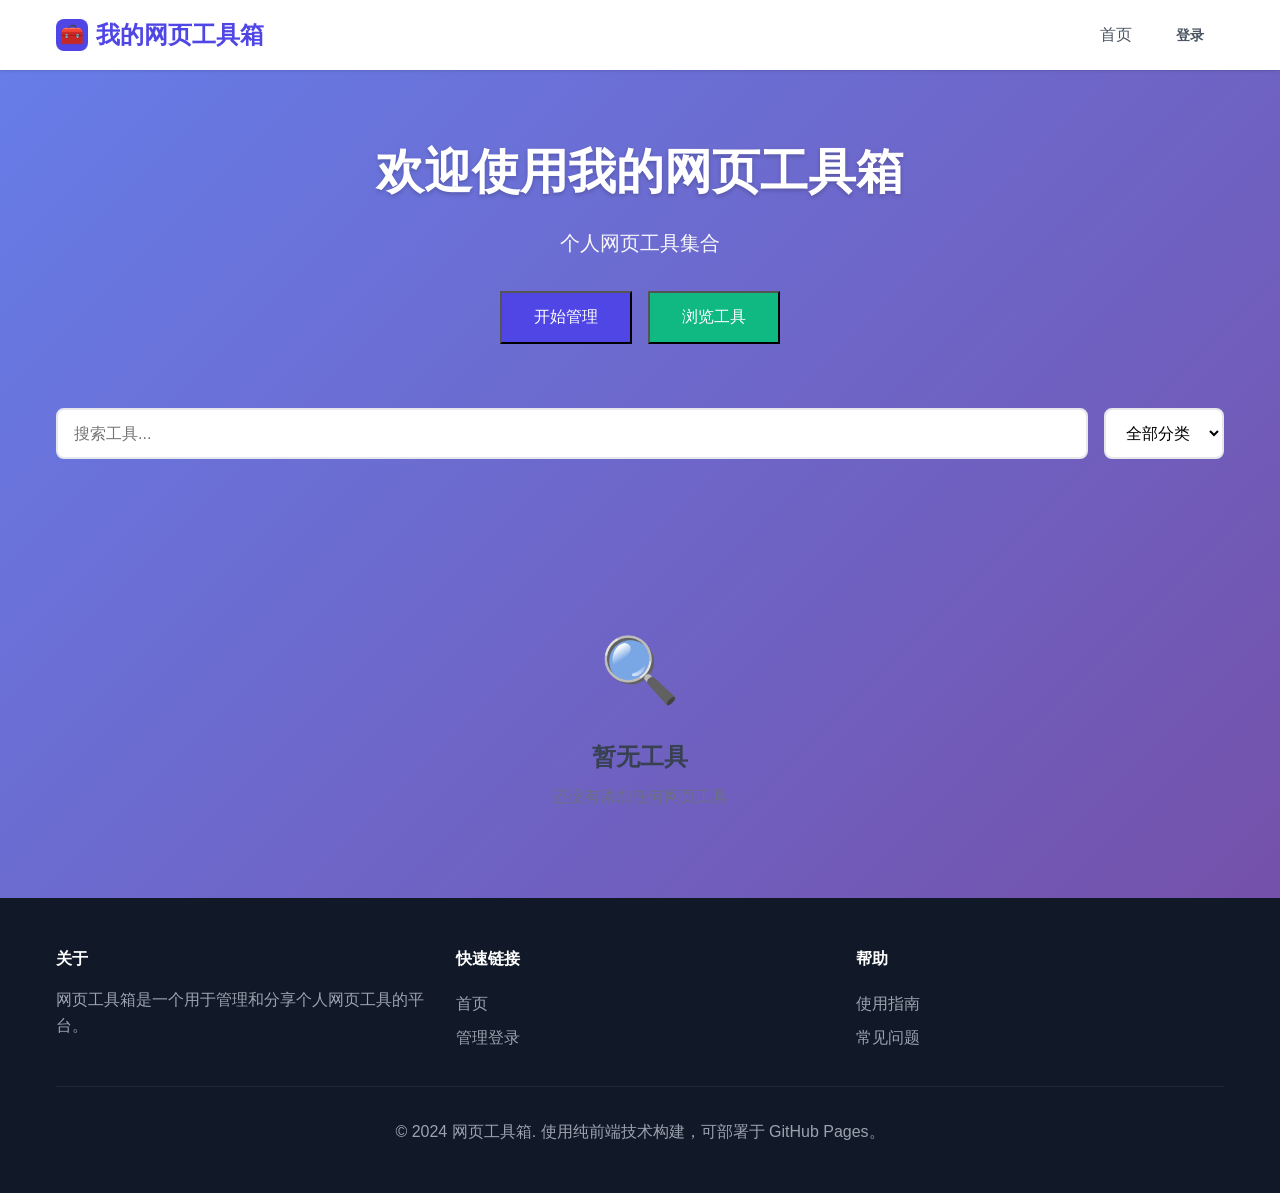
<file: index.html>
<!DOCTYPE html>
<html lang="zh-CN">
<head>
    <meta charset="UTF-8">
    <meta name="viewport" content="width=device-width, initial-scale=1.0">
    <meta name="description" content="个人网页工具管理系统 - 上传、分享、管理你的网页工具">
    <title>网页工具箱 - 个人工具管理平台</title>
    <link rel="stylesheet" href="css/style.css">
</head>
<body>
    <nav class="navbar">
        <div class="container">
            <a href="index.html" class="logo">
                <span class="logo-icon">🧰</span>
                <span id="site-name">网页工具箱</span>
            </a>
            <div class="nav-links">
                <a href="index.html">首页</a>
                <div class="auth-nav" id="auth-nav">
                    <a href="login.html" class="btn btn-outline">登录</a>
                </div>
            </div>
        </div>
    </nav>

    <section class="hero">
        <div class="container">
            <h1 id="hero-title">欢迎使用网页工具箱</h1>
            <p id="hero-description">上传、存储、组织和分享你的个人网页工具。简单、快速、安全。</p>
            <div class="hero-buttons" id="hero-buttons">
                <button class="btn btn-primary btn-lg" onclick="window.location.href='login.html'">开始管理</button>
                <button class="btn btn-secondary btn-lg" onclick="scrollToTools()">浏览工具</button>
            </div>
        </div>
    </section>

    <main class="container">
        <div class="search-bar">
            <input type="text" class="search-input" id="search-input" placeholder="搜索工具..." oninput="filterTools()">
            <select class="filter-select" id="category-filter" onchange="filterTools()">
                <option value="">全部分类</option>
                <option value="tool">实用工具</option>
                <option value="game">小游戏</option>
                <option value="converter">转换器</option>
                <option value="generator">生成器</option>
                <option value="other">其他</option>
            </select>
        </div>

        <div id="tools-container" class="card-grid">
        </div>

        <div id="empty-state" class="empty-state hidden">
            <div class="empty-icon">🔍</div>
            <h2 class="empty-title">暂无工具</h2>
            <p class="empty-description">还没有添加任何网页工具</p>
        </div>
    </main>

    <footer class="footer">
        <div class="container">
            <div class="footer-content">
                <div class="footer-section">
                    <h4>关于</h4>
                    <p>网页工具箱是一个用于管理和分享个人网页工具的平台。</p>
                </div>
                <div class="footer-section">
                    <h4>快速链接</h4>
                    <a href="index.html">首页</a>
                    <a href="login.html">管理登录</a>
                </div>
                <div class="footer-section">
                    <h4>帮助</h4>
                    <a href="#" onclick="showHelp()">使用指南</a>
                    <a href="#" onclick="showFAQ()">常见问题</a>
                </div>
            </div>
            <div class="footer-bottom">
                <p>&copy; 2024 网页工具箱. 使用纯前端技术构建，可部署于 GitHub Pages。</p>
            </div>
        </div>
    </footer>

    <div class="modal-overlay" id="help-modal">
        <div class="modal">
            <div class="modal-header">
                <h3 class="modal-title">使用指南</h3>
                <button class="modal-close" onclick="closeModal('help-modal')">&times;</button>
            </div>
            <div class="modal-body">
                <h4>访客使用</h4>
                <p>您可以直接浏览和使用所有已发布的网页工具。点击工具卡片上的"使用"按钮即可打开工具。</p>

                <h4 class="mt-3">所有者功能</h4>
                <p>登录后，您可以：</p>
                <ul>
                    <li>上传新的网页工具（HTML、CSS、JavaScript文件）</li>
                    <li>导入外部网页链接作为工具</li>
                    <li>编辑和更新现有工具</li>
                    <li>删除不需要的工具</li>
                    <li>为每个工具生成分享链接</li>
                    <li>备份和恢复数据</li>
                </ul>

                <h4 class="mt-3">首次设置</h4>
                <p>首次登录时，系统会提示您设置所有者密码。请妥善保管此密码。</p>
            </div>
        </div>
    </div>

    <div class="modal-overlay" id="faq-modal">
        <div class="modal">
            <div class="modal-header">
                <h3 class="modal-title">常见问题</h3>
                <button class="modal-close" onclick="closeModal('faq-modal')">&times;</button>
            </div>
            <div class="modal-body">
                <h4>Q: 数据存储在哪里？</h4>
                <p>A: 所有数据存储在浏览器的IndexedDB中。您可以在设置中导出备份文件，以便在其他设备上恢复数据。</p>

                <h4 class="mt-3">Q: 如何上传工具？</h4>
                <p>A: 登录后，点击"上传工具"按钮，可以选择上传文件或导入网页链接。</p>

                <h4 class="mt-3">Q: 可以部署到GitHub Pages吗？</h4>
                <p>A: 可以！这个网站设计为纯静态网站，可以直接部署到GitHub Pages。具体步骤请参考项目文档。</p>

                <h4 class="mt-3">Q: 分享链接如何使用？</h4>
                <p>A: 每个工具都有唯一的分享链接。访客打开链接后可以直接使用该工具，无需登录。</p>

                <h4 class="mt-3">Q: 更换设备后数据会丢失吗？</h4>
                <p>A: 默认情况下数据存储在浏览器中。您可以在设置中导出备份文件，然后在新设备上导入恢复数据。</p>
            </div>
        </div>
    </div>

    <script src="js/app.js"></script>
    <script>
        let allTools = [];

        async function loadPage() {
            const settings = await StorageManager.getSettings();
            document.getElementById('site-name').textContent = settings.siteName || '网页工具箱';
            document.getElementById('hero-title').textContent = settings.siteName ? `欢迎使用${settings.siteName}` : '欢迎使用网页工具箱';
            document.getElementById('hero-description').textContent = settings.siteDescription || '上传、存储、组织和分享你的个人网页工具。简单、快速、安全。';

            if (AuthManager.isLoggedIn()) {
                const ownerName = await AuthManager.getOwnerName();
                document.getElementById('auth-nav').innerHTML = `
                    <span class="user-info">
                        <span class="user-avatar">👤</span>
                        <span>${ownerName}</span>
                    </span>
                    <a href="dashboard.html" class="btn btn-primary">管理面板</a>
                    <button class="btn btn-outline" onclick="AuthManager.logout()">退出</button>
                `;
                document.getElementById('hero-buttons').innerHTML = `
                    <button class="btn btn-primary btn-lg" onclick="window.location.href='dashboard.html'">管理工具</button>
                    <button class="btn btn-secondary btn-lg" onclick="scrollToTools()">浏览工具</button>
                `;
            }

            await loadTools();
        }

        async function loadTools() {
            allTools = await StorageManager.getTools();
            renderTools(allTools);
        }

        function renderTools(tools) {
            const container = document.getElementById('tools-container');
            const emptyState = document.getElementById('empty-state');

            if (tools.length === 0) {
                container.innerHTML = '';
                emptyState.classList.remove('hidden');
                return;
            }

            emptyState.classList.add('hidden');
            container.innerHTML = tools.map(tool => `
                <div class="card" data-id="${tool.id}">
                    <div class="card-image">${tool.icon || '🛠️'}</div>
                    <div class="card-body">
                        <div class="card-tags">
                            <span class="tag tag-primary">${getCategoryName(tool.category)}</span>
                            ${(tool.tags || []).slice(0, 2).map(tag => `<span class="tag">${tag}</span>`).join('')}
                        </div>
                        <h3 class="card-title">${tool.name}</h3>
                        <p class="card-description">${tool.description || '暂无描述'}</p>
                        <div class="card-meta">
                            <span>👁️ ${tool.visits || 0} 次使用</span>
                            <span>📅 ${formatDate(tool.createdAt)}</span>
                        </div>
                        <div class="card-actions">
                            <button class="btn btn-primary" onclick="openTool('${tool.id}')">使用</button>
                            <button class="btn btn-outline" onclick="shareTool('${tool.id}')">分享</button>
                        </div>
                    </div>
                </div>
            `).join('');
        }

        function getCategoryName(category) {
            const names = {
                tool: '实用工具',
                game: '小游戏',
                converter: '转换器',
                generator: '生成器',
                other: '其他'
            };
            return names[category] || '其他';
        }

        function formatDate(dateString) {
            if (!dateString) return '';
            const date = new Date(dateString);
            return `${date.getFullYear()}/${String(date.getMonth() + 1).padStart(2, '0')}/${String(date.getDate()).padStart(2, '0')}`;
        }

        function filterTools() {
            const searchTerm = document.getElementById('search-input').value.toLowerCase();
            const category = document.getElementById('category-filter').value;

            const filtered = allTools.filter(tool => {
                const matchesSearch = tool.name.toLowerCase().includes(searchTerm) ||
                    (tool.description || '').toLowerCase().includes(searchTerm) ||
                    (tool.tags || []).some(tag => tag.toLowerCase().includes(searchTerm));
                const matchesCategory = !category || tool.category === category;
                return matchesSearch && matchesCategory;
            });

            renderTools(filtered);
        }

        function scrollToTools() {
            document.getElementById('tools-container').scrollIntoView({ behavior: 'smooth' });
        }

        function openTool(toolId) {
            window.location.href = `tool.html?id=${toolId}`;
        }

        function shareTool(toolId) {
            const url = ToolManager.getShareUrl(toolId);
            ToolManager.copyToClipboard(url);
        }

        function showHelp() {
            document.getElementById('help-modal').classList.add('active');
            event.preventDefault();
        }

        function showFAQ() {
            document.getElementById('faq-modal').classList.add('active');
            event.preventDefault();
        }

        function closeModal(modalId) {
            document.getElementById(modalId).classList.remove('active');
        }

        document.querySelectorAll('.modal-overlay').forEach(overlay => {
            overlay.addEventListener('click', (e) => {
                if (e.target === overlay) {
                    overlay.classList.remove('active');
                }
            });
        });

        loadPage();
    </script>
</body>
</html>
</file>
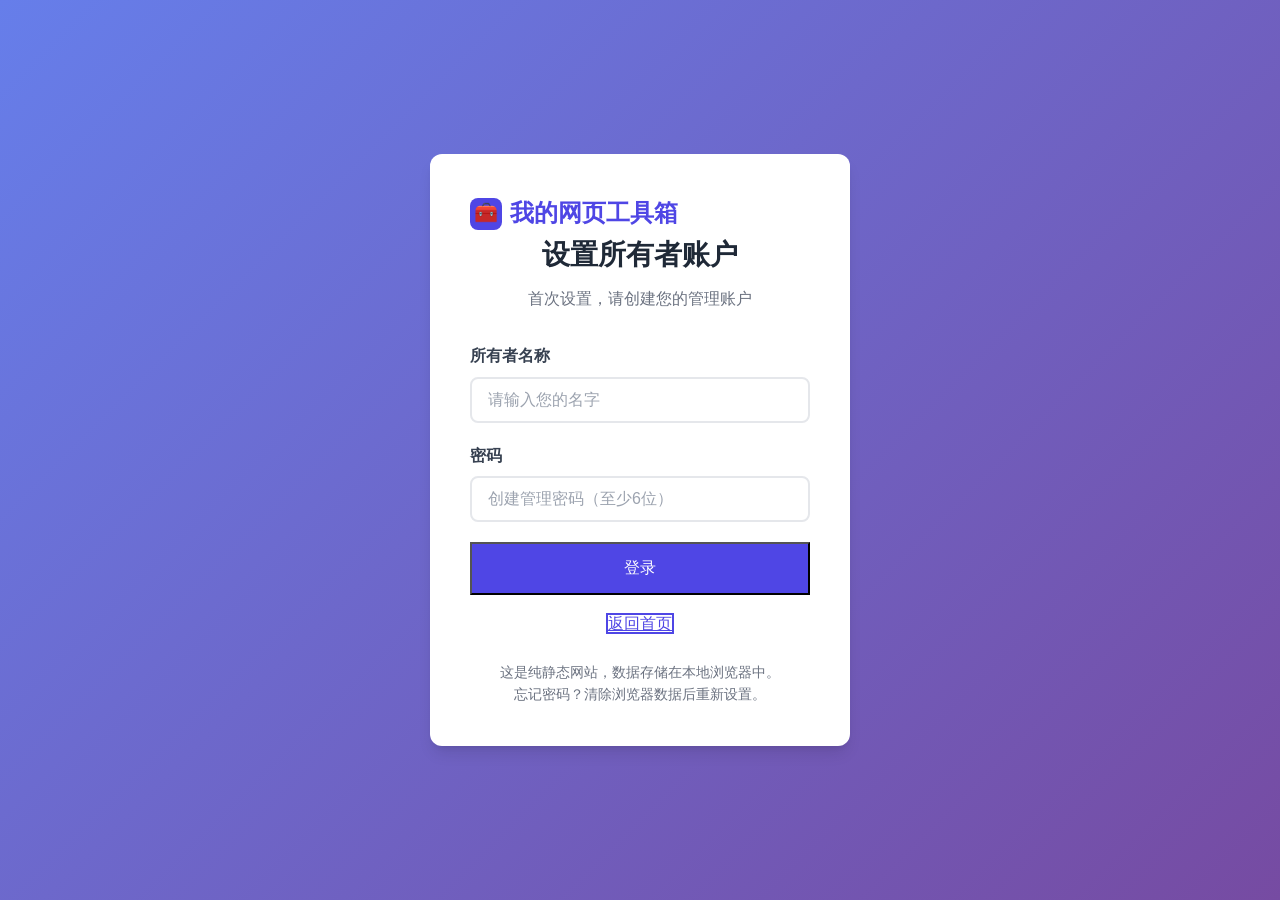
<file: dashboard.html>
<!DOCTYPE html>
<html lang="zh-CN">
<head>
    <meta charset="UTF-8">
    <meta name="viewport" content="width=device-width, initial-scale=1.0">
    <title>管理面板 - 网页工具箱</title>
    <link rel="stylesheet" href="css/style.css">
    <style>
        .upload-tabs {
            display: flex;
            background: var(--gray-100);
            border-radius: var(--radius-lg);
            padding: 4px;
            margin-bottom: 1.5rem;
        }

        .upload-tab {
            flex: 1;
            padding: 0.75rem 1rem;
            border: none;
            border-radius: var(--radius);
            background: transparent;
            cursor: pointer;
            font-weight: 500;
            color: var(--gray-600);
            transition: var(--transition);
        }

        .upload-tab.active {
            background: white;
            color: var(--primary);
            box-shadow: var(--shadow-sm);
        }

        .upload-tab:hover:not(.active) {
            color: var(--gray-800);
        }

        .form-section {
            margin-bottom: 1.5rem;
        }

        .form-section-title {
            font-weight: 600;
            color: var(--gray-700);
            margin-bottom: 1rem;
            display: flex;
            align-items: center;
            gap: 0.5rem;
        }

        .form-grid {
            display: grid;
            grid-template-columns: 1fr 1fr;
            gap: 1rem;
        }

        @media (max-width: 640px) {
            .form-grid {
                grid-template-columns: 1fr;
            }
        }

        .icon-picker {
            display: flex;
            gap: 0.5rem;
            flex-wrap: wrap;
            margin-top: 0.5rem;
        }

        .icon-option {
            width: 36px;
            height: 36px;
            display: flex;
            align-items: center;
            justify-content: center;
            font-size: 1.25rem;
            border: 2px solid var(--gray-200);
            border-radius: var(--radius);
            cursor: pointer;
            transition: var(--transition);
            background: white;
        }

        .icon-option:hover {
            border-color: var(--primary);
            transform: scale(1.1);
        }

        .icon-option.selected {
            border-color: var(--primary);
            background: rgba(79, 70, 229, 0.1);
        }

        .empty-files-hint {
            background: rgba(79, 70, 229, 0.05);
            border: 1px solid rgba(79, 70, 229, 0.2);
            border-radius: var(--radius);
            padding: 1rem;
            text-align: center;
            margin-top: 1rem;
            color: var(--gray-600);
        }

        .backup-section {
            background: rgba(16, 185, 129, 0.05);
            border: 1px solid rgba(16, 185, 129, 0.2);
            border-radius: var(--radius);
            padding: 1rem;
            margin-top: 1rem;
        }

        .backup-section h4 {
            color: var(--secondary);
            margin-bottom: 0.5rem;
        }

        .backup-actions {
            display: flex;
            gap: 0.5rem;
            flex-wrap: wrap;
        }

        .custom-file-upload {
            position: relative;
            overflow: hidden;
            display: inline-block;
        }

        .custom-file-upload input[type="file"] {
            position: absolute;
            opacity: 0;
            right: 0;
            top: 0;
        }
    </style>
</head>
<body>
    <nav class="navbar">
        <div class="container">
            <a href="index.html" class="logo">
                <span class="logo-icon">🧰</span>
                <span id="site-name">网页工具箱</span>
            </a>
            <div class="nav-links">
                <a href="index.html">首页</a>
                <div class="auth-nav">
                    <span class="user-info">
                        <span class="user-avatar">👤</span>
                        <span id="owner-name">管理员</span>
                    </span>
                    <button class="btn btn-outline" onclick="AuthManager.logout()">退出</button>
                </div>
            </div>
        </div>
    </nav>

    <main class="dashboard-page">
        <div class="container">
            <div class="breadcrumb">
                <a href="index.html">首页</a>
                <span>/</span>
                <span>管理面板</span>
            </div>

            <div class="dashboard-header">
                <h1 class="dashboard-title">工具管理</h1>
                <div class="dashboard-actions">
                    <button class="btn btn-outline" onclick="openSettings()">⚙️ 设置</button>
                    <button class="btn btn-primary" onclick="openUploadModal()">➕ 上传工具</button>
                </div>
            </div>

            <div class="stats-grid">
                <div class="stat-card">
                    <div class="stat-icon primary">📦</div>
                    <div class="stat-content">
                        <h3 id="total-tools">0</h3>
                        <p>工具总数</p>
                    </div>
                </div>
                <div class="stat-card">
                    <div class="stat-icon success">👁️</div>
                    <div class="stat-content">
                        <h3 id="total-visits">0</h3>
                        <p>总访问次数</p>
                    </div>
                </div>
                <div class="stat-card">
                    <div class="stat-icon warning">📁</div>
                    <div class="stat-content">
                        <h3 id="total-files">0</h3>
                        <p>文件数量</p>
                    </div>
                </div>
                <div class="stat-card">
                    <div class="stat-icon danger">💾</div>
                    <div class="stat-content">
                        <h3 id="storage-used">0 KB</h3>
                        <p>存储使用</p>
                    </div>
                </div>
            </div>

            <div class="search-bar">
                <input type="text" class="search-input" id="search-input" placeholder="搜索工具..." oninput="filterTools()">
                <select class="filter-select" id="category-filter" onchange="filterTools()">
                    <option value="">全部分类</option>
                    <option value="tool">实用工具</option>
                    <option value="game">小游戏</option>
                    <option value="converter">转换器</option>
                    <option value="generator">生成器</option>
                    <option value="other">其他</option>
                </select>
            </div>

            <div id="tools-list" class="card-grid">
            </div>

            <div id="empty-state" class="empty-state hidden">
                <div class="empty-icon">📦</div>
                <h2 class="empty-title">暂无工具</h2>
                <p class="empty-description">点击"上传工具"按钮添加你的第一个网页工具</p>
                <button class="btn btn-primary btn-lg" onclick="openUploadModal()">上传工具</button>
            </div>
        </div>
    </main>

    <div class="modal-overlay" id="upload-modal">
        <div class="modal" style="max-width: 600px;">
            <div class="modal-header">
                <h3 class="modal-title" id="upload-modal-title">上传工具</h3>
                <button class="modal-close" onclick="closeModal('upload-modal')">&times;</button>
            </div>
            <div class="modal-body" style="max-height: 70vh; overflow-y: auto;">
                <form id="tool-form" onsubmit="handleSubmitTool(event)">
                    <input type="hidden" id="tool-id">

                    <div class="upload-tabs">
                        <button type="button" class="upload-tab active" id="tab-files" onclick="switchUploadTab('files')">📁 上传文件</button>
                        <button type="button" class="upload-tab" id="tab-url" onclick="switchUploadTab('url')">🔗 导入链接</button>
                    </div>

                    <div id="tab-content-files">
                        <div class="form-section">
                            <div class="form-section-title">📝 基本信息</div>
                            <div class="form-grid">
                                <div class="form-group">
                                    <label class="form-label">工具名称 *</label>
                                    <input type="text" id="tool-name" class="form-input" placeholder="例如：图片压缩工具" required>
                                </div>
                                <div class="form-group">
                                    <label class="form-label">分类</label>
                                    <select id="tool-category" class="form-input">
                                        <option value="tool">实用工具</option>
                                        <option value="game">小游戏</option>
                                        <option value="converter">转换器</option>
                                        <option value="generator">生成器</option>
                                        <option value="other">其他</option>
                                    </select>
                                </div>
                            </div>
                            <div class="form-group">
                                <label class="form-label">描述</label>
                                <textarea id="tool-description" class="form-input" rows="2" placeholder="简要描述这个工具的功能..."></textarea>
                            </div>
                            <div class="form-group">
                                <label class="form-label">标签（用逗号分隔）</label>
                                <input type="text" id="tool-tags" class="form-input" placeholder="例如：图片,压缩,优化">
                            </div>
                        </div>

                        <div class="form-section">
                            <div class="form-section-title">🎨 图标选择</div>
                            <input type="hidden" id="tool-icon" value="🛠️">
                            <div class="icon-picker" id="icon-picker">
                                <span class="icon-option selected" data-icon="🛠️">🛠️</span>
                                <span class="icon-option" data-icon="🔧">🔧</span>
                                <span class="icon-option" data-icon="⚙️">⚙️</span>
                                <span class="icon-option" data-icon="🚀">🚀</span>
                                <span class="icon-option" data-icon="🎯">🎯</span>
                                <span class="icon-option" data-icon="✨">✨</span>
                                <span class="icon-option" data-icon="🌟">🌟</span>
                                <span class="icon-option" data-icon="💡">💡</span>
                                <span class="icon-option" data-icon="🎨">🎨</span>
                                <span class="icon-option" data-icon="📊">📊</span>
                                <span class="icon-option" data-icon="🎲">🎲</span>
                                <span class="icon-option" data-icon="🧮">🧮</span>
                                <span class="icon-option" data-icon="📱">📱</span>
                                <span class="icon-option" data-icon="🖼️">🖼️</span>
                                <span class="icon-option" data-icon="🎵">🎵</span>
                                <span class="icon-option" data-icon="📝">📝</span>
                            </div>
                        </div>

                        <div class="form-section">
                            <div class="form-section-title">📁 工具文件</div>
                            <div class="upload-area" id="upload-area" onclick="document.getElementById('file-input').click()">
                                <div class="upload-icon">📁</div>
                                <p class="upload-text">点击或拖拽文件到此处</p>
                                <p class="upload-hint">支持 HTML, CSS, JS, JSON, 图片等文件</p>
                            </div>
                            <input type="file" id="file-input" multiple accept=".html,.htm,.css,.js,.json,.txt,.png,.jpg,.jpeg,.gif,.svg,.ico" style="display: none;" onchange="handleFileSelect(event)">
                            <div id="file-list"></div>
                            <div id="empty-files-hint" class="empty-files-hint hidden">
                                <strong>提示：</strong>请至少上传一个HTML文件作为工具入口
                            </div>
                        </div>
                    </div>

                    <div id="tab-content-url" class="hidden">
                        <div class="form-section">
                            <div class="form-section-title">🔗 网页链接</div>
                            <div class="form-group">
                                <label class="form-label">网页URL *</label>
                                <input type="url" id="tool-url" class="form-input" placeholder="https://example.com/tool.html" required>
                                <p class="form-error hidden" id="url-error"></p>
                            </div>
                            <p style="color: var(--gray-500); font-size: 0.875rem; margin-top: 0.5rem;">
                                ⚠️ 注意：URL方式会直接嵌入外部网页，请确保链接安全可靠。由于CORS限制，部分网站可能无法正常加载。
                            </p>
                        </div>

                        <div class="form-section">
                            <div class="form-section-title">📝 工具信息</div>
                            <div class="form-grid">
                                <div class="form-group">
                                    <label class="form-label">工具名称 *</label>
                                    <input type="text" id="url-tool-name" class="form-input" placeholder="例如：在线计算器" required>
                                </div>
                                <div class="form-group">
                                    <label class="form-label">分类</label>
                                    <select id="url-tool-category" class="form-input">
                                        <option value="tool">实用工具</option>
                                        <option value="game">小游戏</option>
                                        <option value="converter">转换器</option>
                                        <option value="generator">生成器</option>
                                        <option value="other">其他</option>
                                    </select>
                                </div>
                            </div>
                            <div class="form-group">
                                <label class="form-label">描述</label>
                                <textarea id="url-tool-description" class="form-input" rows="2" placeholder="简要描述这个工具的功能..."></textarea>
                            </div>
                            <div class="form-group">
                                <label class="form-label">标签（用逗号分隔）</label>
                                <input type="text" id="url-tool-tags" class="form-input" placeholder="例如：在线,工具">
                            </div>
                        </div>

                        <div class="form-section">
                            <div class="form-section-title">🎨 图标选择</div>
                            <input type="hidden" id="url-tool-icon" value="🔗">
                            <div class="icon-picker" id="url-icon-picker">
                                <span class="icon-option" data-icon="🛠️">🛠️</span>
                                <span class="icon-option" data-icon="🔗">🔗</span>
                                <span class="icon-option" data-icon="🌐">🌐</span>
                                <span class="icon-option" data-icon="📲">📲</span>
                                <span class="icon-option" data-icon="💻">💻</span>
                                <span class="icon-option" data-icon="🔧">🔧</span>
                            </div>
                        </div>
                    </div>
                </form>
            </div>
            <div class="modal-footer">
                <button type="button" class="btn btn-outline" onclick="closeModal('upload-modal')">取消</button>
                <button type="submit" form="tool-form" class="btn btn-primary" id="submit-tool-btn">保存</button>
            </div>
        </div>
    </div>

    <div class="modal-overlay" id="settings-modal">
        <div class="modal">
            <div class="modal-header">
                <h3 class="modal-title">网站设置</h3>
                <button class="modal-close" onclick="closeModal('settings-modal')">&times;</button>
            </div>
            <div class="modal-body">
                <form id="settings-form" onsubmit="handleSaveSettings(event)">
                    <div class="form-section">
                        <div class="form-section-title">👤 所有者信息</div>
                        <div class="form-group">
                            <label class="form-label">所有者名称</label>
                            <input type="text" id="settings-owner-name" class="form-input" placeholder="你的名字">
                        </div>
                    </div>

                    <div class="form-section">
                        <div class="form-section-title">🏠 网站信息</div>
                        <div class="form-group">
                            <label class="form-label">网站名称</label>
                            <input type="text" id="settings-site-name" class="form-input" placeholder="我的工具箱">
                        </div>
                        <div class="form-group">
                            <label class="form-label">网站描述</label>
                            <textarea id="settings-site-description" class="form-input" rows="2" placeholder="个人网页工具集合..."></textarea>
                        </div>
                    </div>

                    <div class="backup-section">
                        <h4>💾 数据备份与恢复</h4>
                        <p style="color: var(--gray-600); font-size: 0.875rem; margin-bottom: 0.75rem;">
                            数据存储在浏览器中，更换设备时可以先导出备份文件，然后在新设备上导入。
                        </p>
                        <div class="backup-actions">
                            <button type="button" class="btn btn-secondary btn-sm" onclick="handleBackup()">📥 导出备份</button>
                            <label class="btn btn-outline btn-sm custom-file-upload">
                                📤 导入备份
                                <input type="file" accept=".json" onchange="handleRestore(event)">
                            </label>
                        </div>
                    </div>
                </form>
            </div>
            <div class="modal-footer">
                <button type="button" class="btn btn-outline" onclick="closeModal('settings-modal')">取消</button>
                <button type="submit" form="settings-form" class="btn btn-primary">保存设置</button>
            </div>
        </div>
    </div>

    <div class="modal-overlay" id="delete-modal">
        <div class="modal">
            <div class="modal-header">
                <h3 class="modal-title">确认删除</h3>
                <button class="modal-close" onclick="closeModal('delete-modal')">&times;</button>
            </div>
            <div class="modal-body">
                <p>确定要删除工具 "<span id="delete-tool-name"></span>" 吗？</p>
                <p class="mt-2" style="color: var(--danger);">此操作不可恢复！</p>
            </div>
            <div class="modal-footer">
                <button type="button" class="btn btn-outline" onclick="closeModal('delete-modal')">取消</button>
                <button type="button" class="btn btn-danger" onclick="confirmDelete()">确认删除</button>
            </div>
        </div>
    </div>

    <script src="js/app.js"></script>
    <script>
        if (!AuthManager.requireAuth()) {
            window.location.href = 'login.html';
        }

        async function loadPage() {
            const settings = await StorageManager.getSettings();
            document.getElementById('site-name').textContent = settings.siteName || '网页工具箱';
            document.getElementById('owner-name').textContent = settings.ownerName || '管理员';
            await loadDashboard();
        }

        let allTools = [];
        let selectedFiles = [];
        let deleteTargetId = null;
        let currentUploadTab = 'files';

        async function loadDashboard() {
            allTools = await StorageManager.getTools();
            updateStats();
            renderTools(allTools);
        }

        function updateStats() {
            document.getElementById('total-tools').textContent = allTools.length;

            const totalVisits = allTools.reduce((sum, tool) => sum + (tool.visits || 0), 0);
            document.getElementById('total-visits').textContent = totalVisits;

            const totalFiles = allTools.reduce((sum, tool) => sum + (tool.files || []).length, 0);
            document.getElementById('total-files').textContent = totalFiles;

            const totalSize = allTools.reduce((sum, tool) => {
                return sum + (tool.files || []).reduce((fileSum, file) => fileSum + (file.size || 0), 0);
            }, 0);
            document.getElementById('storage-used').textContent = formatBytes(totalSize);
        }

        function formatBytes(bytes) {
            if (bytes < 1024) return bytes + ' B';
            if (bytes < 1024 * 1024) return (bytes / 1024).toFixed(1) + ' KB';
            return (bytes / (1024 * 1024)).toFixed(1) + ' MB';
        }

        function renderTools(tools) {
            const container = document.getElementById('tools-list');
            const emptyState = document.getElementById('empty-state');

            if (tools.length === 0) {
                container.innerHTML = '';
                emptyState.classList.remove('hidden');
                return;
            }

            emptyState.classList.add('hidden');
            container.innerHTML = tools.map(tool => `
                <div class="card" data-id="${tool.id}">
                    <div class="card-image">${tool.icon || '🛠️'}</div>
                    <div class="card-body">
                        <div class="card-tags">
                            <span class="tag tag-primary">${getCategoryName(tool.category)}</span>
                            ${(tool.tags || []).slice(0, 2).map(tag => `<span class="tag">${tag}</span>`).join('')}
                        </div>
                        <h3 class="card-title">${tool.name}</h3>
                        <p class="card-description">${tool.description || '暂无描述'}</p>
                        <div class="card-meta">
                            <span>👁️ ${tool.visits || 0} 次</span>
                            <span>📁 ${(tool.files || []).length} 文件</span>
                        </div>
                        <div class="card-actions">
                            <button class="btn btn-primary btn-sm" onclick="openTool('${tool.id}')">使用</button>
                            <button class="btn btn-outline btn-sm" onclick="editTool('${tool.id}')">编辑</button>
                            <button class="btn btn-outline btn-sm" onclick="shareTool('${tool.id}')">分享</button>
                            <button class="btn btn-danger btn-sm" onclick="deleteTool('${tool.id}')">删除</button>
                        </div>
                    </div>
                </div>
            `).join('');
        }

        function getCategoryName(category) {
            const names = {
                tool: '实用工具',
                game: '小游戏',
                converter: '转换器',
                generator: '生成器',
                other: '其他'
            };
            return names[category] || '其他';
        }

        function filterTools() {
            const searchTerm = document.getElementById('search-input').value.toLowerCase();
            const category = document.getElementById('category-filter').value;

            const filtered = allTools.filter(tool => {
                const matchesSearch = tool.name.toLowerCase().includes(searchTerm) ||
                    (tool.description || '').toLowerCase().includes(searchTerm) ||
                    (tool.tags || []).some(tag => tag.toLowerCase().includes(searchTerm));
                const matchesCategory = !category || tool.category === category;
                return matchesSearch && matchesCategory;
            });

            renderTools(filtered);
        }

        function switchUploadTab(tab) {
            currentUploadTab = tab;
            document.getElementById('tab-files').classList.toggle('active', tab === 'files');
            document.getElementById('tab-url').classList.toggle('active', tab === 'url');
            document.getElementById('tab-content-files').classList.toggle('hidden', tab !== 'files');
            document.getElementById('tab-content-url').classList.toggle('hidden', tab !== 'url');
        }

        async function openUploadModal(toolId = null) {
            const modal = document.getElementById('upload-modal');
            const form = document.getElementById('tool-form');
            const title = document.getElementById('upload-modal-title');

            form.reset();
            selectedFiles = [];
            document.getElementById('file-list').innerHTML = '';
            document.getElementById('empty-files-hint').classList.add('hidden');
            switchUploadTab('files');

            if (toolId) {
                const tool = await StorageManager.getToolById(toolId);
                if (tool) {
                    title.textContent = '编辑工具';
                    document.getElementById('tool-id').value = tool.id;
                    document.getElementById('tool-name').value = tool.name;
                    document.getElementById('tool-description').value = tool.description || '';
                    document.getElementById('tool-category').value = tool.category || 'tool';
                    document.getElementById('tool-tags').value = (tool.tags || []).join(', ');
                    document.getElementById('tool-icon').value = tool.icon || '🛠️';
                    selectedFiles = tool.files || [];
                    renderSelectedFiles();

                    document.querySelectorAll('#icon-picker .icon-option').forEach(opt => {
                        opt.classList.toggle('selected', opt.dataset.icon === tool.icon);
                    });
                }
            } else {
                title.textContent = '上传工具';
                document.getElementById('tool-id').value = '';
                document.getElementById('tool-icon').value = '🛠️';
            }

            modal.classList.add('active');
        }

        function editTool(toolId) {
            openUploadModal(toolId);
        }

        async function handleFileSelect(event) {
            const files = Array.from(event.target.files);
            const processed = await FileHandler.handleFiles(files);
            selectedFiles = [...selectedFiles, ...processed];
            renderSelectedFiles();
            event.target.value = '';
        }

        function renderSelectedFiles() {
            const container = document.getElementById('file-list');
            const hint = document.getElementById('empty-files-hint');

            if (selectedFiles.length === 0) {
                container.innerHTML = '';
                hint.classList.remove('hidden');
                return;
            }

            hint.classList.add('hidden');
            container.innerHTML = selectedFiles.map((file, index) => `
                <div class="file-preview">
                    <div class="file-icon">${getFileIcon(file.ext)}</div>
                    <div class="file-info">
                        <div class="file-name">${file.name}</div>
                        <div class="file-size">${FileHandler.formatFileSize(file.size)}</div>
                    </div>
                    <button type="button" class="btn btn-danger btn-sm" onclick="removeFile(${index})">✕</button>
                </div>
            `).join('');
        }

        function getFileIcon(ext) {
            const icons = {
                html: '🌐', htm: '🌐',
                css: '🎨',
                js: '📜',
                json: '📋',
                png: '🖼️', jpg: '🖼️', jpeg: '🖼️', gif: '🖼️', svg: '🖼️', ico: '🖼️',
                default: '📄'
            };
            return icons[ext] || icons.default;
        }

        function removeFile(index) {
            selectedFiles.splice(index, 1);
            renderSelectedFiles();
        }

        async function handleSubmitTool(event) {
            event.preventDefault();

            if (currentUploadTab === 'files') {
                await handleFileToolSubmit();
            } else {
                await handleUrlToolSubmit();
            }
        }

        async function handleFileToolSubmit() {
            const toolId = document.getElementById('tool-id').value;
            const name = document.getElementById('tool-name').value.trim();
            const description = document.getElementById('tool-description').value.trim();
            const category = document.getElementById('tool-category').value;
            const tags = document.getElementById('tool-tags').value.split(',').map(t => t.trim()).filter(t => t);
            const icon = document.getElementById('tool-icon').value.trim() || '🛠️';

            if (!name) {
                Toast.show('请输入工具名称', 'error');
                return;
            }

            if (!toolId && selectedFiles.length === 0) {
                Toast.show('请至少上传一个文件', 'error');
                return;
            }

            const toolData = {
                name,
                description,
                category,
                tags,
                icon,
                files: selectedFiles,
                url: null
            };

            if (toolId) {
                await ToolManager.updateTool(toolId, toolData);
                Toast.show('工具更新成功', 'success');
            } else {
                await ToolManager.createTool(toolData);
                Toast.show('工具创建成功', 'success');
            }

            closeModal('upload-modal');
            await loadDashboard();
        }

        async function handleUrlToolSubmit() {
            const url = document.getElementById('tool-url').value.trim();
            const name = document.getElementById('url-tool-name').value.trim();
            const description = document.getElementById('url-tool-description').value.trim();
            const category = document.getElementById('url-tool-category').value;
            const tags = document.getElementById('url-tool-tags').value.split(',').map(t => t.trim()).filter(t => t);
            const icon = document.getElementById('url-tool-icon').value.trim() || '🔗';

            if (!name) {
                Toast.show('请输入工具名称', 'error');
                return;
            }

            if (!url) {
                Toast.show('请输入网页链接', 'error');
                return;
            }

            const toolData = {
                name,
                description,
                category,
                tags,
                icon,
                files: [],
                url: url
            };

            await ToolManager.createTool(toolData);
            Toast.show('工具创建成功', 'success');

            closeModal('upload-modal');
            await loadDashboard();
        }

        function deleteTool(toolId) {
            allTools.forEach(async (tool) => {
                if (tool.id === toolId) {
                    deleteTargetId = toolId;
                    document.getElementById('delete-tool-name').textContent = tool.name;
                    document.getElementById('delete-modal').classList.add('active');
                }
            });
        }

        async function confirmDelete() {
            if (deleteTargetId) {
                await ToolManager.deleteTool(deleteTargetId);
                Toast.show('工具已删除', 'success');
                deleteTargetId = null;
                closeModal('delete-modal');
                await loadDashboard();
            }
        }

        function openTool(toolId) {
            window.open(`tool.html?id=${toolId}`, '_blank');
        }

        function shareTool(toolId) {
            const url = ToolManager.getShareUrl(toolId);
            ToolManager.copyToClipboard(url);
        }

        async function openSettings() {
            const settings = await StorageManager.getSettings();
            document.getElementById('settings-owner-name').value = settings.ownerName || '';
            document.getElementById('settings-site-name').value = settings.siteName || '';
            document.getElementById('settings-site-description').value = settings.siteDescription || '';
            document.getElementById('settings-modal').classList.add('active');
        }

        async function handleSaveSettings(event) {
            event.preventDefault();

            const ownerName = document.getElementById('settings-owner-name').value.trim();
            const siteName = document.getElementById('settings-site-name').value.trim();
            const siteDescription = document.getElementById('settings-site-description').value.trim();

            await StorageManager.updateSettings({
                siteName: siteName || '网页工具箱',
                siteDescription: siteDescription,
                ownerName: ownerName || '管理员'
            });

            Toast.show('设置已保存', 'success');
            closeModal('settings-modal');

            document.getElementById('site-name').textContent = siteName || '网页工具箱';
            document.getElementById('owner-name').textContent = ownerName || '管理员';
        }

        async function handleBackup() {
            await StorageManager.backupToFile();
            Toast.show('备份已下载', 'success');
        }

        async function handleRestore(event) {
            const file = event.target.files[0];
            if (file) {
                const result = await StorageManager.restoreFromFile(file);
                if (result.success) {
                    Toast.show('数据导入成功', 'success');
                    closeModal('settings-modal');
                    await loadDashboard();
                } else {
                    Toast.show(result.error, 'error');
                }
            }
            event.target.value = '';
        }

        function closeModal(modalId) {
            document.getElementById(modalId).classList.remove('active');
        }

        document.querySelectorAll('.modal-overlay').forEach(overlay => {
            overlay.addEventListener('click', (e) => {
                if (e.target === overlay) {
                    overlay.classList.remove('active');
                }
            });
        });

        const uploadArea = document.getElementById('upload-area');
        uploadArea.addEventListener('dragover', (e) => {
            e.preventDefault();
            uploadArea.classList.add('dragover');
        });
        uploadArea.addEventListener('dragleave', () => {
            uploadArea.classList.remove('dragover');
        });
        uploadArea.addEventListener('drop', async (e) => {
            e.preventDefault();
            uploadArea.classList.remove('dragover');
            const files = Array.from(e.dataTransfer.files);
            const processed = await FileHandler.handleFiles(files);
            selectedFiles = [...selectedFiles, ...processed];
            renderSelectedFiles();
        });

        document.querySelectorAll('.icon-picker').forEach(picker => {
            picker.addEventListener('click', (e) => {
                const target = e.target;
                if (target.classList.contains('icon-option')) {
                    picker.querySelectorAll('.icon-option').forEach(opt => opt.classList.remove('selected'));
                    target.classList.add('selected');

                    if (picker.id === 'icon-picker') {
                        document.getElementById('tool-icon').value = target.dataset.icon;
                    } else {
                        document.getElementById('url-tool-icon').value = target.dataset.icon;
                    }
                }
            });
        });

        loadPage();
    </script>
</body>
</html>
</file>
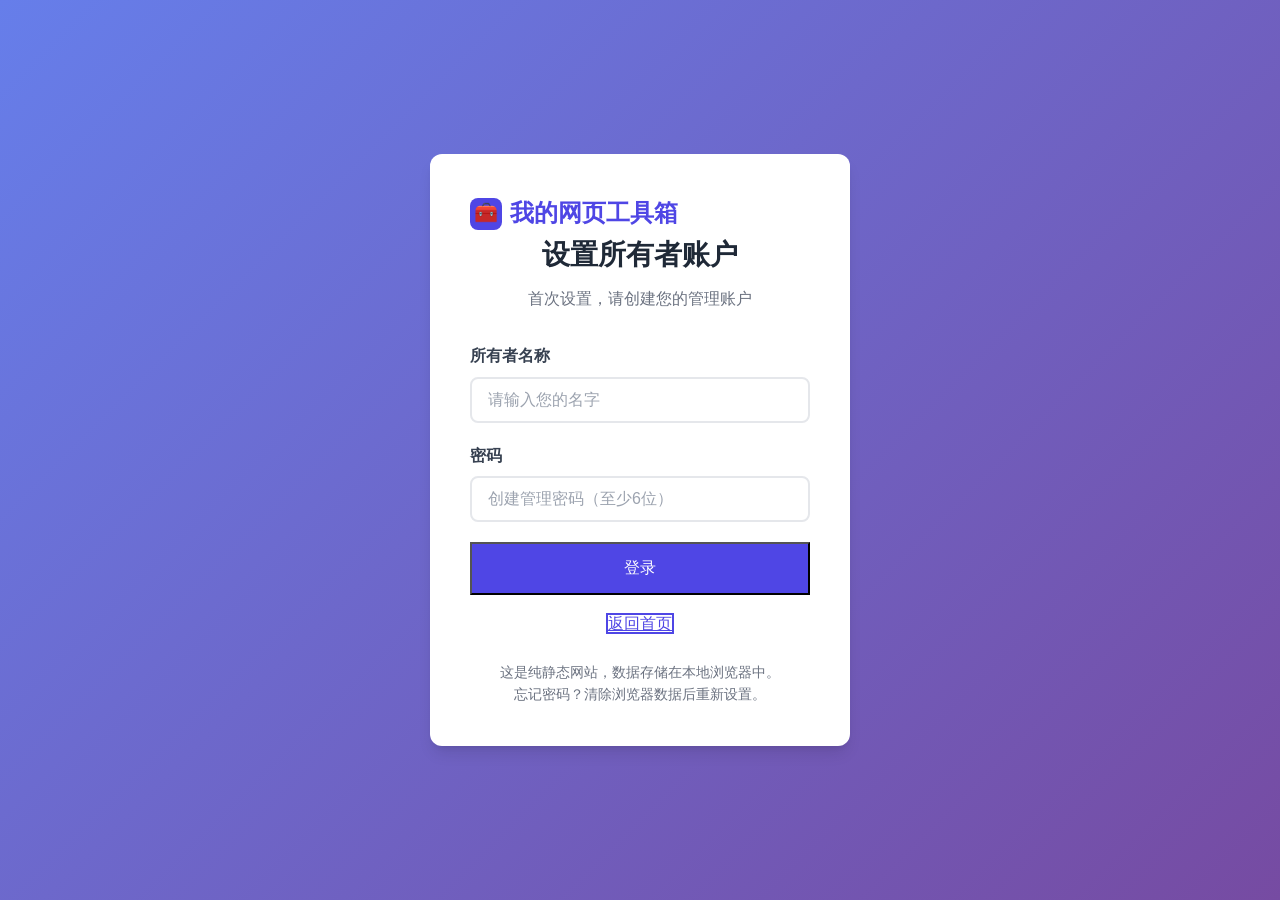
<file: login.html>
<!DOCTYPE html>
<html lang="zh-CN">
<head>
    <meta charset="UTF-8">
    <meta name="viewport" content="width=device-width, initial-scale=1.0">
    <title>登录 - 网页工具箱</title>
    <link rel="stylesheet" href="css/style.css">
</head>
<body>
    <div class="login-page">
        <div class="card login-card">
            <div class="login-header">
                <a href="index.html" class="logo">
                    <span class="logo-icon">🧰</span>
                    <span id="site-name">网页工具箱</span>
                </a>
                <h1 id="login-title">所有者登录</h1>
                <p id="login-subtitle">输入密码以访问管理功能</p>
            </div>

            <form id="login-form" onsubmit="handleLogin(event)">
                <div class="form-group" id="owner-name-group" style="display: none;">
                    <label class="form-label" for="owner-name">所有者名称</label>
                    <input type="text" id="owner-name" class="form-input" placeholder="请输入您的名字">
                </div>

                <div class="form-group">
                    <label class="form-label" for="password">密码</label>
                    <input type="password" id="password" class="form-input" placeholder="请输入所有者密码" required>
                    <p class="form-error hidden" id="error-message"></p>
                </div>

                <button type="submit" class="btn btn-primary btn-lg" style="width: 100%;" id="submit-btn">
                    登录
                </button>
            </form>

            <div class="form-footer mt-3">
                <a href="index.html" class="btn btn-outline" style="width: 100%;">
                    返回首页
                </a>
            </div>

            <div class="mt-4 text-center" style="font-size: 0.875rem; color: var(--gray-500);">
                <p>这是纯静态网站，数据存储在本地浏览器中。</p>
                <p>忘记密码？清除浏览器数据后重新设置。</p>
            </div>
        </div>
    </div>

    <script src="js/app.js"></script>
    <script>
        async function loadSettings() {
            const settings = await StorageManager.getSettings();
            document.getElementById('site-name').textContent = settings.siteName || '网页工具箱';
        }

        async function checkIsNewOwner() {
            const data = await StorageManager.getData();
            if (!data.isOwnerSetUp) {
                document.getElementById('login-title').textContent = '设置所有者账户';
                document.getElementById('login-subtitle').textContent = '首次设置，请创建您的管理账户';
                document.getElementById('password').placeholder = '创建管理密码（至少6位）';
                document.getElementById('owner-name-group').style.display = 'block';
                document.getElementById('owner-name').required = true;
            }
        }

        async function handleLogin(event) {
            event.preventDefault();
            const password = document.getElementById('password').value;
            const ownerName = document.getElementById('owner-name').value;
            const errorMessage = document.getElementById('error-message');
            const submitBtn = document.getElementById('submit-btn');

            if (password.length < 6) {
                errorMessage.textContent = '密码长度至少为6位';
                errorMessage.classList.remove('hidden');
                return;
            }

            const data = await StorageManager.getData();
            if (!data.isOwnerSetUp && !ownerName.trim()) {
                errorMessage.textContent = '请输入所有者名称';
                errorMessage.classList.remove('hidden');
                return;
            }

            errorMessage.classList.add('hidden');
            submitBtn.disabled = true;
            submitBtn.textContent = '登录中...';

            setTimeout(async () => {
                const result = await AuthManager.login(password);

                if (result.success) {
                    if (result.isNewOwner && ownerName.trim()) {
                        await AuthManager.setOwnerName(ownerName.trim());
                    }

                    if (result.isNewOwner) {
                        Toast.show('账户设置成功！现在可以开始管理工具了', 'success');
                    } else {
                        Toast.show('登录成功', 'success');
                    }
                    setTimeout(() => {
                        window.location.href = 'dashboard.html';
                    }, 500);
                } else {
                    errorMessage.textContent = result.error;
                    errorMessage.classList.remove('hidden');
                    submitBtn.disabled = false;
                    submitBtn.textContent = '登录';
                }
            }, 300);
        }

        async function init() {
            await loadSettings();
            await checkIsNewOwner();

            if (AuthManager.isLoggedIn()) {
                window.location.href = 'dashboard.html';
            }
        }

        init();
    </script>
</body>
</html>
</file>
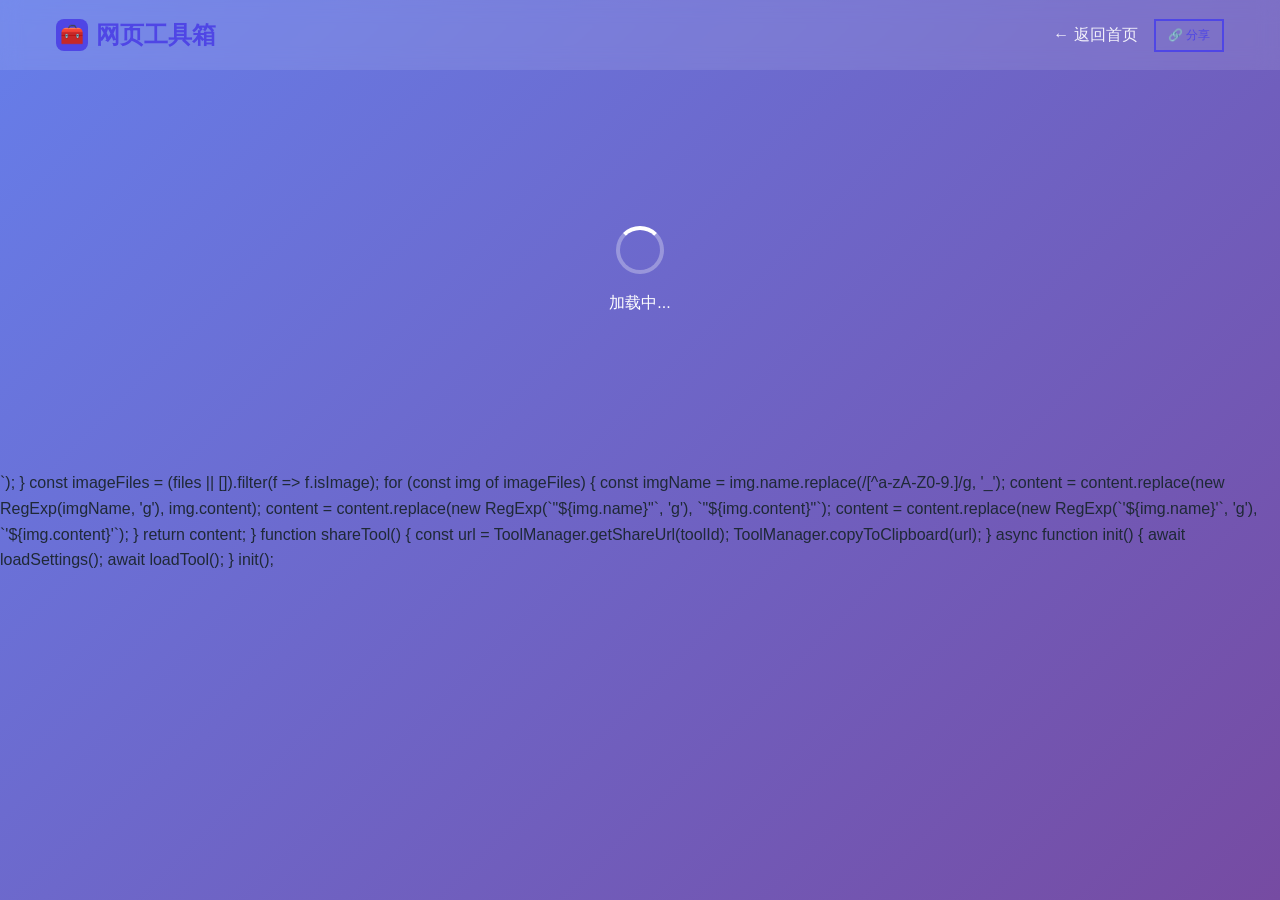
<file: tool.html>
<!DOCTYPE html>
<html lang="zh-CN">
<head>
    <meta charset="UTF-8">
    <meta name="viewport" content="width=device-width, initial-scale=1.0">
    <title>工具详情 - 网页工具箱</title>
    <link rel="stylesheet" href="css/style.css">
    <style>
        .tool-page {
            background: linear-gradient(135deg, #667eea 0%, #764ba2 100%);
            min-height: 100vh;
        }

        .tool-header {
            background: rgba(255, 255, 255, 0.1);
            backdrop-filter: blur(10px);
            padding: 1rem 0;
            position: sticky;
            top: 0;
            z-index: 100;
        }

        .tool-header .container {
            display: flex;
            justify-content: space-between;
            align-items: center;
        }

        .tool-nav {
            display: flex;
            gap: 1rem;
            align-items: center;
        }

        .tool-nav a {
            color: white;
            text-decoration: none;
            display: flex;
            align-items: center;
            gap: 0.5rem;
            opacity: 0.9;
            transition: opacity 0.3s;
        }

        .tool-nav a:hover {
            opacity: 1;
        }

        .iframe-wrapper {
            background: white;
            border-radius: var(--radius-lg);
            overflow: hidden;
            box-shadow: var(--shadow-xl);
            margin: 2rem auto;
            max-width: 1000px;
        }

        .iframe-header {
            background: var(--gray-800);
            padding: 0.75rem 1rem;
            display: flex;
            align-items: center;
            gap: 0.5rem;
        }

        .window-dot {
            width: 12px;
            height: 12px;
            border-radius: 50%;
        }

        .window-dot.red { background: #ff5f57; }
        .window-dot.yellow { background: #febc2e; }
        .window-dot.green { background: #28c840; }

        .iframe-content {
            width: 100%;
            height: 600px;
            border: none;
            background: white;
        }

        .iframe-url-warning {
            background: rgba(245, 158, 11, 0.1);
            border: 1px solid rgba(245, 158, 11, 0.3);
            border-radius: var(--radius);
            padding: 1rem;
            margin-bottom: 1rem;
            display: flex;
            align-items: flex-start;
            gap: 0.5rem;
        }

        .iframe-url-warning svg {
            width: 20px;
            height: 20px;
            flex-shrink: 0;
        }

        .tool-loading {
            display: flex;
            flex-direction: column;
            align-items: center;
            justify-content: center;
            min-height: 400px;
            color: white;
        }

        .tool-loading .spinner {
            width: 48px;
            height: 48px;
            border: 4px solid rgba(255, 255, 255, 0.3);
            border-top-color: white;
            border-radius: 50%;
            animation: spin 0.8s linear infinite;
            margin-bottom: 1rem;
        }

        @keyframes spin {
            to { transform: rotate(360deg); }
        }

        .not-found {
            text-align: center;
            padding: 4rem 2rem;
            color: white;
        }

        .not-found h1 {
            font-size: 6rem;
            margin-bottom: 1rem;
        }

        .not-found p {
            font-size: 1.25rem;
            margin-bottom: 2rem;
            opacity: 0.9;
        }

        .error-state {
            background: rgba(239, 68, 68, 0.2);
            border: 2px solid rgba(239, 68, 68, 0.4);
            border-radius: var(--radius-lg);
            padding: 2rem;
            text-align: center;
            color: white;
            margin: 2rem auto;
            max-width: 500px;
        }

        .error-state h3 {
            margin-bottom: 0.5rem;
        }

        .tool-notice {
            background: rgba(255, 255, 255, 0.15);
            border-radius: var(--radius);
            padding: 1rem;
            margin-bottom: 1.5rem;
            color: white;
            font-size: 0.875rem;
        }

        @media (max-width: 768px) {
            .iframe-content {
                height: 500px;
            }

            .tool-header .container {
                flex-direction: column;
                gap: 1rem;
            }
        }
    </style>
</head>
<body class="tool-page">
    <header class="tool-header">
        <div class="container">
            <a href="index.html" class="logo">
                <span class="logo-icon">🧰</span>
                <span id="site-name">网页工具箱</span>
            </a>
            <nav class="tool-nav">
                <a href="index.html">← 返回首页</a>
                <button class="btn btn-outline btn-sm" onclick="shareTool()">🔗 分享</button>
            </nav>
        </div>
    </header>

    <main class="container">
        <div id="tool-loading" class="tool-loading">
            <div class="spinner"></div>
            <p>加载中...</p>
        </div>

        <div id="not-found" class="not-found hidden">
            <h1>🔍</h1>
            <h2>工具不存在</h2>
            <p>找不到您要访问的工具</p>
            <a href="index.html" class="btn btn-primary">返回首页</a>
        </div>

        <div id="error-state" class="error-state hidden">
            <h3>⚠️ 无法加载工具</h3>
            <p id="error-message">该工具没有有效的HTML文件</p>
        </div>

        <div id="tool-content" class="hidden">
            <div class="tool-notice">
                <strong>💡 提示：</strong>这是一个独立的网页工具，可以直接在浏览器中运行。部分工具可能需要交互操作。
            </div>

            <div id="url-warning" class="iframe-url-warning hidden">
                ⚠️
                <span>此工具链接到外部网站，请注意保护您的隐私和安全。</span>
            </div>

            <div class="iframe-wrapper">
                <div class="iframe-header">
                    <span class="window-dot red"></span>
                    <span class="window-dot yellow"></span>
                    <span class="window-dot green"></span>
                    <span style="color: var(--gray-400); margin-left: 0.75rem; font-size: 0.875rem;" id="tool-title-header"></span>
                </div>
                <iframe id="tool-iframe" class="iframe-content"></iframe>
            </div>

            <div style="text-align: center; color: white; margin-top: 2rem;">
                <p style="opacity: 0.8; margin-bottom: 1rem;" id="tool-description"></p>
                <div style="display: flex; justify-content: center; gap: 1rem; flex-wrap: wrap;" id="tool-tags"></div>
            </div>
        </div>
    </main>

    <script src="js/app.js"></script>
    <script>
        let toolId = null;

        async function loadSettings() {
            const settings = await StorageManager.getSettings();
            document.getElementById('site-name').textContent = settings.siteName || '网页工具箱';
        }

        function showNotFound() {
            document.getElementById('tool-loading').classList.add('hidden');
            document.getElementById('not-found').classList.remove('hidden');
        }

        function showError(message) {
            document.getElementById('tool-loading').classList.add('hidden');
            document.getElementById('error-state').classList.remove('hidden');
            document.getElementById('error-message').textContent = message;
        }

        async function loadTool() {
            const urlParams = new URLSearchParams(window.location.search);
            toolId = urlParams.get('id');

            if (!toolId) {
                showNotFound();
                return;
            }

            const tool = await StorageManager.getToolById(toolId);

            if (!tool) {
                showNotFound();
                return;
            }

            await ToolManager.incrementVisits(toolId);

            document.getElementById('tool-loading').classList.add('hidden');
            document.getElementById('tool-content').classList.remove('hidden');

            document.title = `${tool.name} - ${document.getElementById('site-name').textContent}`;
            document.getElementById('tool-title-header').textContent = tool.name;
            document.getElementById('tool-description').textContent = tool.description || '';

            const tagsContainer = document.getElementById('tool-tags');
            if (tool.tags && tool.tags.length > 0) {
                tagsContainer.innerHTML = tool.tags.map(tag => `<span class="tag tag-primary">${tag}</span>`).join('');
            } else {
                tagsContainer.classList.add('hidden');
            }

            const iframe = document.getElementById('tool-iframe');

            if (tool.url) {
                document.getElementById('url-warning').classList.remove('hidden');
                iframe.src = tool.url;
            } else {
                const htmlFile = (tool.files || []).find(f =>
                    f.ext === 'html' || f.ext === 'htm'
                );

                if (htmlFile && htmlFile.content) {
                    const fullContent = buildFullHTML(htmlFile.content, tool.files);
                    const blob = new Blob([fullContent], { type: 'text/html' });
                    iframe.src = URL.createObjectURL(blob);
                } else {
                    showError('该工具没有包含有效的HTML文件');
                }
            }
        }

        function buildFullHTML(htmlContent, files) {
            let content = htmlContent;

            const cssFiles = (files || []).filter(f => f.ext === 'css' && f.isText);
            for (const css of cssFiles) {
                content = content.replace('</head>', `<style>${css.content}</style></head>`);
            }

            const jsFiles = (files || []).filter(f => f.ext === 'js' && f.isText);
            for (const js of jsFiles) {
                content = content.replace('</body>', `<script>${js.content}</script></body>`);
            }

            const imageFiles = (files || []).filter(f => f.isImage);
            for (const img of imageFiles) {
                const imgName = img.name.replace(/[^a-zA-Z0-9.]/g, '_');
                content = content.replace(new RegExp(imgName, 'g'), img.content);
                content = content.replace(new RegExp(`"${img.name}"`, 'g'), `"${img.content}"`);
                content = content.replace(new RegExp(`'${img.name}'`, 'g'), `'${img.content}'`);
            }

            return content;
        }

        function shareTool() {
            const url = ToolManager.getShareUrl(toolId);
            ToolManager.copyToClipboard(url);
        }

        async function init() {
            await loadSettings();
            await loadTool();
        }

        init();
    </script>
</body>
</html>
</file>
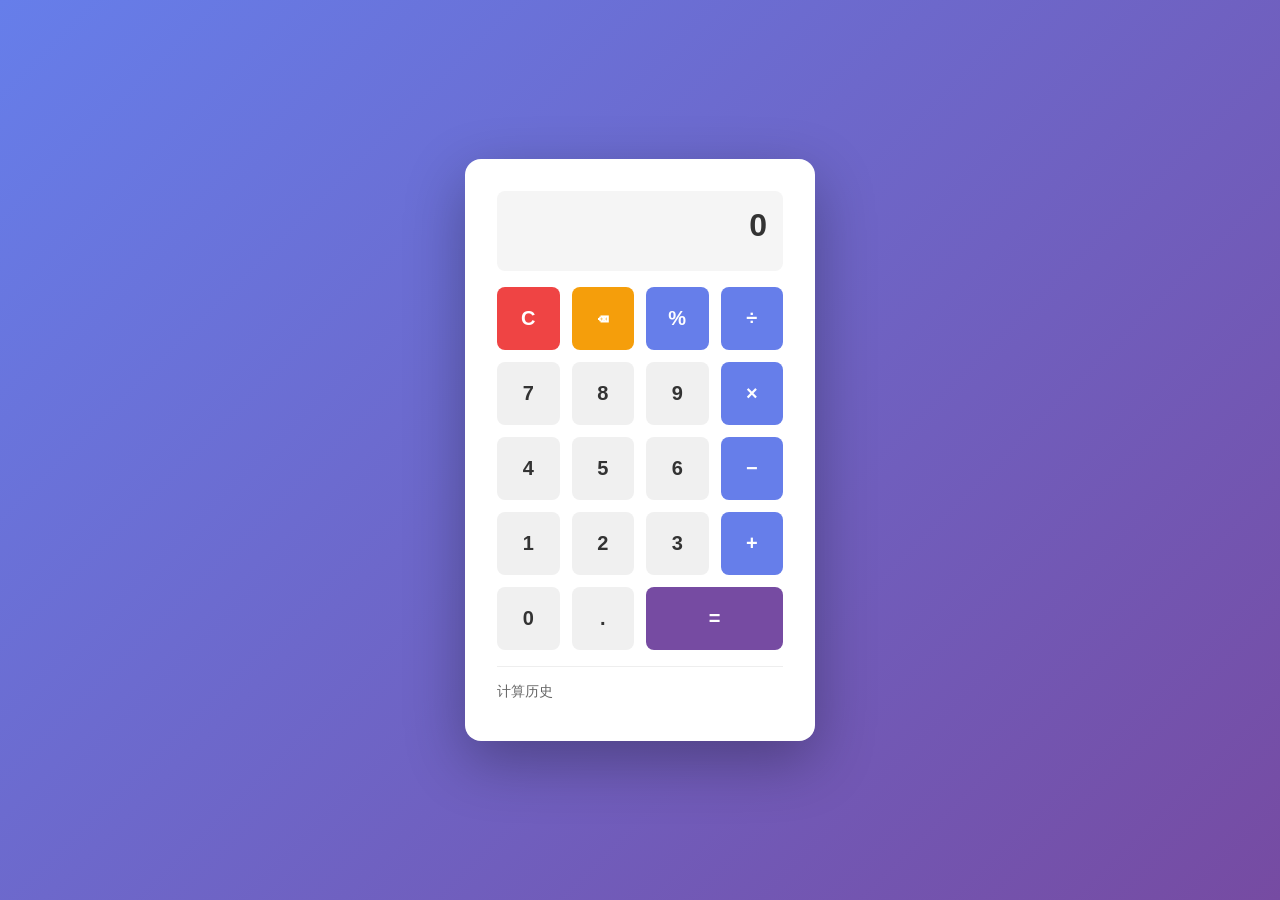
<file: tools/calculator.html>
<!DOCTYPE html>
<html lang="zh-CN">
<head>
    <meta charset="UTF-8">
    <meta name="viewport" content="width=device-width, initial-scale=1.0">
    <title>简单计算器</title>
    <style>
        * {
            margin: 0;
            padding: 0;
            box-sizing: border-box;
        }

        body {
            font-family: -apple-system, BlinkMacSystemFont, 'Segoe UI', Roboto, sans-serif;
            background: linear-gradient(135deg, #667eea 0%, #764ba2 100%);
            min-height: 100vh;
            display: flex;
            justify-content: center;
            align-items: center;
            padding: 1rem;
        }

        .calculator {
            background: white;
            border-radius: 16px;
            box-shadow: 0 20px 60px rgba(0, 0, 0, 0.3);
            padding: 2rem;
            width: 100%;
            max-width: 350px;
        }

        .display {
            background: #f5f5f5;
            border-radius: 8px;
            padding: 1rem;
            text-align: right;
            margin-bottom: 1rem;
            min-height: 80px;
        }

        .display-input {
            font-size: 2rem;
            font-weight: 600;
            color: #333;
            word-break: break-all;
        }

        .display-result {
            font-size: 1rem;
            color: #666;
            margin-top: 0.25rem;
        }

        .buttons {
            display: grid;
            grid-template-columns: repeat(4, 1fr);
            gap: 0.75rem;
        }

        .btn {
            padding: 1.25rem;
            font-size: 1.25rem;
            border: none;
            border-radius: 8px;
            cursor: pointer;
            transition: all 0.2s;
            font-weight: 600;
        }

        .btn:hover {
            transform: scale(1.05);
        }

        .btn:active {
            transform: scale(0.95);
        }

        .btn-number {
            background: #f0f0f0;
            color: #333;
        }

        .btn-operator {
            background: #667eea;
            color: white;
        }

        .btn-equals {
            background: #764ba2;
            color: white;
            grid-column: span 2;
        }

        .btn-clear {
            background: #ef4444;
            color: white;
        }

        .btn-backspace {
            background: #f59e0b;
            color: white;
        }

        .history {
            margin-top: 1rem;
            padding-top: 1rem;
            border-top: 1px solid #eee;
            max-height: 150px;
            overflow-y: auto;
        }

        .history-title {
            font-size: 0.875rem;
            color: #666;
            margin-bottom: 0.5rem;
        }

        .history-item {
            font-size: 0.875rem;
            color: #999;
            padding: 0.25rem 0;
        }
    </style>
</head>
<body>
    <div class="calculator">
        <div class="display">
            <div class="display-input" id="display">0</div>
            <div class="display-result" id="result"></div>
        </div>
        <div class="buttons">
            <button class="btn btn-clear" onclick="clearAll()">C</button>
            <button class="btn btn-backspace" onclick="backspace()">⌫</button>
            <button class="btn btn-operator" onclick="appendValue('%')">%</button>
            <button class="btn btn-operator" onclick="appendValue('/')">÷</button>

            <button class="btn btn-number" onclick="appendValue('7')">7</button>
            <button class="btn btn-number" onclick="appendValue('8')">8</button>
            <button class="btn btn-number" onclick="appendValue('9')">9</button>
            <button class="btn btn-operator" onclick="appendValue('*')">×</button>

            <button class="btn btn-number" onclick="appendValue('4')">4</button>
            <button class="btn btn-number" onclick="appendValue('5')">5</button>
            <button class="btn btn-number" onclick="appendValue('6')">6</button>
            <button class="btn btn-operator" onclick="appendValue('-')">−</button>

            <button class="btn btn-number" onclick="appendValue('1')">1</button>
            <button class="btn btn-number" onclick="appendValue('2')">2</button>
            <button class="btn btn-number" onclick="appendValue('3')">3</button>
            <button class="btn btn-operator" onclick="appendValue('+')">+</button>

            <button class="btn btn-number" onclick="appendValue('0')">0</button>
            <button class="btn btn-number" onclick="appendValue('.')">.</button>
            <button class="btn btn-equals" onclick="calculate()">=</button>
        </div>
        <div class="history" id="history">
            <div class="history-title">计算历史</div>
        </div>
    </div>

    <script>
        let currentValue = '0';
        let previousValue = '';
        let operator = '';
        let shouldResetDisplay = false;

        const display = document.getElementById('display');
        const result = document.getElementById('result');
        const history = document.getElementById('history');

        function updateDisplay() {
            display.textContent = currentValue.length > 12
                ? parseFloat(currentValue).toExponential(6)
                : currentValue;
        }

        function appendValue(value) {
            if (shouldResetDisplay && !isNaN(value)) {
                currentValue = '';
                shouldResetDisplay = false;
            }

            if (value === '.' && currentValue.includes('.')) return;

            if (currentValue === '0' && value !== '.') {
                currentValue = value;
            } else {
                currentValue += value;
            }

            updateDisplay();
        }

        function setOperator(op) {
            if (operator && !shouldResetDisplay) {
                calculate();
            }
            previousValue = currentValue;
            operator = op;
            shouldResetDisplay = true;
            result.textContent = `${previousValue} ${operator}`;
        }

        function calculate() {
            if (!operator || shouldResetDisplay) return;

            const prev = parseFloat(previousValue);
            const curr = parseFloat(currentValue);
            let res;

            switch (operator) {
                case '+': res = prev + curr; break;
                case '-': res = prev - curr; break;
                case '*': res = prev * curr; break;
                case '/': res = curr !== 0 ? prev / curr : 'Error'; break;
                case '%': res = prev % curr; break;
            }

            const expression = `${previousValue} ${operator} ${currentValue} = ${res}`;
            addToHistory(expression);

            currentValue = res.toString();
            operator = '';
            result.textContent = '';
            updateDisplay();
            shouldResetDisplay = true;
        }

        function clearAll() {
            currentValue = '0';
            previousValue = '';
            operator = '';
            result.textContent = '';
            updateDisplay();
        }

        function backspace() {
            if (currentValue.length > 1) {
                currentValue = currentValue.slice(0, -1);
            } else {
                currentValue = '0';
            }
            updateDisplay();
        }

        function addToHistory(expr) {
            const item = document.createElement('div');
            item.className = 'history-item';
            item.textContent = expr;
            history.appendChild(item);
            history.scrollTop = history.scrollHeight;

            const items = history.querySelectorAll('.history-item');
            if (items.length > 20) {
                items[0].remove();
            }
        }

        document.addEventListener('keydown', (e) => {
            if (e.key >= '0' && e.key <= '9') appendValue(e.key);
            else if (e.key === '.') appendValue('.');
            else if (e.key === '+') setOperator('+');
            else if (e.key === '-') setOperator('-');
            else if (e.key === '*') setOperator('*');
            else if (e.key === '/') setOperator('/');
            else if (e.key === '%') setOperator('%');
            else if (e.key === 'Enter' || e.key === '=') calculate();
            else if (e.key === 'Escape') clearAll();
            else if (e.key === 'Backspace') backspace();
        });
    </script>
</body>
</html>
</file>
<file: css/style.css>
:root {
    --primary: #4f46e5;
    --primary-dark: #4338ca;
    --primary-light: #818cf8;
    --secondary: #10b981;
    --danger: #ef4444;
    --warning: #f59e0b;
    --dark: #1f2937;
    --gray-900: #111827;
    --gray-800: #1f2937;
    --gray-700: #374151;
    --gray-600: #4b5563;
    --gray-500: #6b7280;
    --gray-400: #9ca3af;
    --gray-300: #d1d5db;
    --gray-200: #e5e7eb;
    --gray-100: #f3f4f6;
    --gray-50: #f9fafb;
    --white: #ffffff;
    --shadow-sm: 0 1px 2px 0 rgb(0 0 0 / 0.05);
    --shadow: 0 1px 3px 0 rgb(0 0 0 / 0.1), 0 1px 2px -1px rgb(0 0 0 / 0.1);
    --shadow-md: 0 4px 6px -1px rgb(0 0 0 / 0.1), 0 2px 4px -2px rgb(0 0 0 / 0.1);
    --shadow-lg: 0 10px 15px -3px rgb(0 0 0 / 0.1), 0 4px 6px -4px rgb(0 0 0 / 0.1);
    --shadow-xl: 0 20px 25px -5px rgb(0 0 0 / 0.1), 0 8px 10px -6px rgb(0 0 0 / 0.1);
    --radius: 0.5rem;
    --radius-lg: 0.75rem;
    --transition: all 0.3s ease;
}

* {
    margin: 0;
    padding: 0;
    box-sizing: border-box;
}

body {
    font-family: -apple-system, BlinkMacSystemFont, 'Segoe UI', Roboto, 'Helvetica Neue', Arial, sans-serif;
    background: linear-gradient(135deg, #667eea 0%, #764ba2 100%);
    min-height: 100vh;
    color: var(--gray-800);
    line-height: 1.6;
}

.container {
    max-width: 1200px;
    margin: 0 auto;
    padding: 0 1rem;
}

.navbar {
    background: var(--white);
    box-shadow: var(--shadow);
    padding: 1rem 0;
    position: sticky;
    top: 0;
    z-index: 100;
}

.navbar .container {
    display: flex;
    justify-content: space-between;
    align-items: center;
}

.logo {
    font-size: 1.5rem;
    font-weight: 700;
    color: var(--primary);
    text-decoration: none;
    display: flex;
    align-items: center;
    gap: 0.5rem;
}

.logo-icon {
    width: 32px;
    height: 32px;
    background: var(--primary);
    border-radius: var(--radius);
    display: flex;
    align-items: center;
    justify-content: center;
    color: white;
    font-size: 1.2rem;
}

.nav-links {
    display: flex;
    gap: 1.5rem;
    align-items: center;
}

.nav-links a {
    color: var(--gray-600);
    text-decoration: none;
    font-weight: 500;
    transition: var(--transition);
}

.nav-links a:hover {
    color: var(--primary);
}

.nav-links .btn {
    padding: 0.5rem 1.25rem;
    border-radius: var(--radius);
    font-weight: 600;
    cursor: pointer;
    transition: var(--transition);
    border: none;
    font-size: 0.875rem;
}

.btn-primary {
    background: var(--primary);
    color: var(--white);
}

.btn-primary:hover {
    background: var(--primary-dark);
    transform: translateY(-2px);
    box-shadow: var(--shadow-md);
}

.btn-secondary {
    background: var(--secondary);
    color: var(--white);
}

.btn-secondary:hover {
    background: #059669;
    transform: translateY(-2px);
}

.btn-danger {
    background: var(--danger);
    color: var(--white);
}

.btn-danger:hover {
    background: #dc2626;
}

.btn-outline {
    background: transparent;
    border: 2px solid var(--primary);
    color: var(--primary);
}

.btn-outline:hover {
    background: var(--primary);
    color: var(--white);
}

.btn-sm {
    padding: 0.375rem 0.75rem;
    font-size: 0.75rem;
}

.btn-lg {
    padding: 0.875rem 2rem;
    font-size: 1rem;
}

.auth-nav {
    display: flex;
    gap: 1rem;
    align-items: center;
}

.user-info {
    display: flex;
    align-items: center;
    gap: 0.5rem;
    color: var(--gray-700);
    font-weight: 500;
}

.user-avatar {
    width: 36px;
    height: 36px;
    border-radius: 50%;
    background: var(--primary-light);
    display: flex;
    align-items: center;
    justify-content: center;
    color: white;
    font-weight: 600;
}

.hero {
    padding: 4rem 0;
    text-align: center;
    color: var(--white);
}

.hero h1 {
    font-size: 3rem;
    margin-bottom: 1rem;
    text-shadow: 0 2px 4px rgba(0,0,0,0.2);
}

.hero p {
    font-size: 1.25rem;
    opacity: 0.95;
    max-width: 600px;
    margin: 0 auto 2rem;
}

.hero-buttons {
    display: flex;
    gap: 1rem;
    justify-content: center;
}

.card {
    background: var(--white);
    border-radius: var(--radius-lg);
    box-shadow: var(--shadow-lg);
    overflow: hidden;
    transition: var(--transition);
}

.card:hover {
    transform: translateY(-4px);
    box-shadow: var(--shadow-xl);
}

.card-grid {
    display: grid;
    grid-template-columns: repeat(auto-fill, minmax(280px, 1fr));
    gap: 1.5rem;
    padding: 2rem 0;
}

.card-image {
    height: 160px;
    background: linear-gradient(135deg, var(--primary-light), var(--primary));
    display: flex;
    align-items: center;
    justify-content: center;
    font-size: 4rem;
    color: white;
}

.card-body {
    padding: 1.5rem;
}

.card-title {
    font-size: 1.25rem;
    font-weight: 700;
    color: var(--gray-800);
    margin-bottom: 0.5rem;
}

.card-description {
    color: var(--gray-600);
    font-size: 0.875rem;
    margin-bottom: 1rem;
}

.card-meta {
    display: flex;
    justify-content: space-between;
    align-items: center;
    font-size: 0.75rem;
    color: var(--gray-500);
}

.card-tags {
    display: flex;
    gap: 0.5rem;
    flex-wrap: wrap;
    margin-bottom: 0.75rem;
}

.tag {
    background: var(--gray-100);
    color: var(--gray-700);
    padding: 0.25rem 0.75rem;
    border-radius: 9999px;
    font-size: 0.75rem;
    font-weight: 500;
}

.tag-primary {
    background: var(--primary);
    color: white;
}

.card-actions {
    display: flex;
    gap: 0.5rem;
    margin-top: 1rem;
}

.card-actions .btn {
    flex: 1;
    text-align: center;
}

.login-page {
    min-height: 100vh;
    display: flex;
    align-items: center;
    justify-content: center;
    padding: 2rem 0;
}

.login-card {
    width: 100%;
    max-width: 420px;
    padding: 2.5rem;
}

.login-header {
    text-align: center;
    margin-bottom: 2rem;
}

.login-header h1 {
    font-size: 1.75rem;
    color: var(--gray-800);
    margin-bottom: 0.5rem;
}

.login-header p {
    color: var(--gray-500);
}

.form-group {
    margin-bottom: 1.25rem;
}

.form-label {
    display: block;
    font-weight: 600;
    color: var(--gray-700);
    margin-bottom: 0.5rem;
}

.form-input {
    width: 100%;
    padding: 0.75rem 1rem;
    border: 2px solid var(--gray-200);
    border-radius: var(--radius);
    font-size: 1rem;
    transition: var(--transition);
}

.form-input:focus {
    outline: none;
    border-color: var(--primary);
    box-shadow: 0 0 0 3px rgba(79, 70, 229, 0.1);
}

.form-input::placeholder {
    color: var(--gray-400);
}

.form-error {
    color: var(--danger);
    font-size: 0.875rem;
    margin-top: 0.5rem;
}

.form-footer {
    margin-top: 1.5rem;
    text-align: center;
}

.dashboard-page {
    padding: 2rem 0;
}

.dashboard-header {
    display: flex;
    justify-content: space-between;
    align-items: center;
    margin-bottom: 2rem;
}

.dashboard-title {
    font-size: 2rem;
    font-weight: 700;
    color: var(--white);
}

.stats-grid {
    display: grid;
    grid-template-columns: repeat(auto-fit, minmax(200px, 1fr));
    gap: 1.5rem;
    margin-bottom: 2rem;
}

.stat-card {
    background: var(--white);
    border-radius: var(--radius-lg);
    padding: 1.5rem;
    display: flex;
    align-items: center;
    gap: 1rem;
}

.stat-icon {
    width: 56px;
    height: 56px;
    border-radius: var(--radius);
    display: flex;
    align-items: center;
    justify-content: center;
    font-size: 1.5rem;
}

.stat-icon.primary {
    background: rgba(79, 70, 229, 0.1);
    color: var(--primary);
}

.stat-icon.success {
    background: rgba(16, 185, 129, 0.1);
    color: var(--secondary);
}

.stat-icon.warning {
    background: rgba(245, 158, 11, 0.1);
    color: var(--warning);
}

.stat-icon.danger {
    background: rgba(239, 68, 68, 0.1);
    color: var(--danger);
}

.stat-content h3 {
    font-size: 1.75rem;
    font-weight: 700;
    color: var(--gray-800);
}

.stat-content p {
    color: var(--gray-500);
    font-size: 0.875rem;
}

.modal-overlay {
    position: fixed;
    inset: 0;
    background: rgba(0, 0, 0, 0.5);
    display: flex;
    align-items: center;
    justify-content: center;
    z-index: 1000;
    opacity: 0;
    visibility: hidden;
    transition: var(--transition);
}

.modal-overlay.active {
    opacity: 1;
    visibility: visible;
}

.modal {
    background: var(--white);
    border-radius: var(--radius-lg);
    width: 100%;
    max-width: 500px;
    max-height: 90vh;
    overflow-y: auto;
    transform: scale(0.9);
    transition: var(--transition);
}

.modal-overlay.active .modal {
    transform: scale(1);
}

.modal-header {
    padding: 1.5rem;
    border-bottom: 1px solid var(--gray-200);
    display: flex;
    justify-content: space-between;
    align-items: center;
}

.modal-title {
    font-size: 1.25rem;
    font-weight: 700;
}

.modal-close {
    background: none;
    border: none;
    font-size: 1.5rem;
    cursor: pointer;
    color: var(--gray-500);
    transition: var(--transition);
}

.modal-close:hover {
    color: var(--gray-800);
}

.modal-body {
    padding: 1.5rem;
}

.modal-footer {
    padding: 1rem 1.5rem;
    border-top: 1px solid var(--gray-200);
    display: flex;
    gap: 1rem;
    justify-content: flex-end;
}

.upload-area {
    border: 2px dashed var(--gray-300);
    border-radius: var(--radius-lg);
    padding: 3rem;
    text-align: center;
    cursor: pointer;
    transition: var(--transition);
}

.upload-area:hover {
    border-color: var(--primary);
    background: rgba(79, 70, 229, 0.02);
}

.upload-area.dragover {
    border-color: var(--primary);
    background: rgba(79, 70, 229, 0.05);
}

.upload-icon {
    font-size: 3rem;
    color: var(--gray-400);
    margin-bottom: 1rem;
}

.upload-text {
    color: var(--gray-600);
    margin-bottom: 0.5rem;
}

.upload-hint {
    font-size: 0.875rem;
    color: var(--gray-400);
}

.file-preview {
    display: flex;
    align-items: center;
    gap: 1rem;
    padding: 1rem;
    background: var(--gray-50);
    border-radius: var(--radius);
    margin-top: 1rem;
}

.file-icon {
    width: 48px;
    height: 48px;
    border-radius: var(--radius);
    background: var(--primary);
    display: flex;
    align-items: center;
    justify-content: center;
    color: white;
    font-size: 1.25rem;
}

.file-info {
    flex: 1;
}

.file-name {
    font-weight: 600;
    color: var(--gray-800);
}

.file-size {
    font-size: 0.875rem;
    color: var(--gray-500);
}

.toast-container {
    position: fixed;
    top: 1rem;
    right: 1rem;
    z-index: 2000;
    display: flex;
    flex-direction: column;
    gap: 0.5rem;
}

.toast {
    background: var(--white);
    border-radius: var(--radius);
    padding: 1rem 1.5rem;
    box-shadow: var(--shadow-lg);
    display: flex;
    align-items: center;
    gap: 0.75rem;
    animation: slideIn 0.3s ease;
}

@keyframes slideIn {
    from {
        transform: translateX(100%);
        opacity: 0;
    }
    to {
        transform: translateX(0);
        opacity: 1;
    }
}

.toast.success {
    border-left: 4px solid var(--secondary);
}

.toast.error {
    border-left: 4px solid var(--danger);
}

.toast.warning {
    border-left: 4px solid var(--warning);
}

.toast-icon {
    font-size: 1.25rem;
}

.toast-message {
    font-weight: 500;
}

.footer {
    background: var(--gray-900);
    color: var(--gray-400);
    padding: 3rem 0;
    margin-top: auto;
}

.footer-content {
    display: grid;
    grid-template-columns: repeat(auto-fit, minmax(200px, 1fr));
    gap: 2rem;
}

.footer-section h4 {
    color: var(--white);
    margin-bottom: 1rem;
}

.footer-section a {
    color: var(--gray-400);
    text-decoration: none;
    display: block;
    padding: 0.25rem 0;
    transition: var(--transition);
}

.footer-section a:hover {
    color: var(--white);
}

.footer-bottom {
    margin-top: 2rem;
    padding-top: 2rem;
    border-top: 1px solid var(--gray-800);
    text-align: center;
}

.empty-state {
    text-align: center;
    padding: 4rem 2rem;
}

.empty-icon {
    font-size: 4rem;
    color: var(--gray-300);
    margin-bottom: 1rem;
}

.empty-title {
    font-size: 1.5rem;
    font-weight: 700;
    color: var(--gray-700);
    margin-bottom: 0.5rem;
}

.empty-description {
    color: var(--gray-500);
    margin-bottom: 1.5rem;
}

.search-bar {
    display: flex;
    gap: 1rem;
    margin-bottom: 2rem;
}

.search-input {
    flex: 1;
    padding: 0.875rem 1rem;
    border: 2px solid var(--gray-200);
    border-radius: var(--radius);
    font-size: 1rem;
}

.search-input:focus {
    outline: none;
    border-color: var(--primary);
}

.filter-select {
    padding: 0.875rem 1rem;
    border: 2px solid var(--gray-200);
    border-radius: var(--radius);
    font-size: 1rem;
    background: white;
    cursor: pointer;
}

.breadcrumb {
    display: flex;
    align-items: center;
    gap: 0.5rem;
    margin-bottom: 1.5rem;
    font-size: 0.875rem;
}

.breadcrumb a {
    color: var(--white);
    opacity: 0.8;
    text-decoration: none;
}

.breadcrumb a:hover {
    opacity: 1;
    text-decoration: underline;
}

.breadcrumb span {
    color: var(--white);
    opacity: 0.6;
}

.tool-detail-page {
    padding: 2rem 0;
}

.tool-detail-card {
    background: var(--white);
    border-radius: var(--radius-lg);
    overflow: hidden;
}

.tool-preview {
    height: 300px;
    background: linear-gradient(135deg, var(--primary), var(--primary-dark));
    display: flex;
    align-items: center;
    justify-content: center;
    font-size: 6rem;
    color: white;
}

.tool-info {
    padding: 2rem;
}

.tool-title {
    font-size: 2rem;
    font-weight: 700;
    margin-bottom: 1rem;
}

.tool-description {
    color: var(--gray-600);
    margin-bottom: 1.5rem;
    line-height: 1.8;
}

.tool-meta {
    display: flex;
    flex-wrap: wrap;
    gap: 1.5rem;
    margin-bottom: 1.5rem;
}

.meta-item {
    display: flex;
    align-items: center;
    gap: 0.5rem;
    color: var(--gray-500);
    font-size: 0.875rem;
}

.meta-icon {
    font-size: 1rem;
}

.share-section {
    background: var(--gray-50);
    padding: 1.5rem;
    border-radius: var(--radius);
    margin-top: 1.5rem;
}

.share-title {
    font-weight: 600;
    margin-bottom: 0.75rem;
}

.share-link {
    display: flex;
    gap: 0.5rem;
}

.share-input {
    flex: 1;
    padding: 0.75rem;
    border: 2px solid var(--gray-200);
    border-radius: var(--radius);
    font-size: 0.875rem;
}

.iframe-container {
    background: var(--gray-100);
    border-radius: var(--radius);
    overflow: hidden;
    margin-top: 1.5rem;
}

#iframe-container {
    width: 100%;
    height: 500px;
    border: none;
}

.loading-spinner {
    display: flex;
    justify-content: center;
    align-items: center;
    min-height: 200px;
}

.spinner {
    width: 40px;
    height: 40px;
    border: 4px solid var(--gray-200);
    border-top-color: var(--primary);
    border-radius: 50%;
    animation: spin 0.8s linear infinite;
}

@keyframes spin {
    to {
        transform: rotate(360deg);
    }
}

@media (max-width: 768px) {
    .hero h1 {
        font-size: 2rem;
    }

    .hero-buttons {
        flex-direction: column;
    }

    .navbar .container {
        flex-direction: column;
        gap: 1rem;
    }

    .nav-links {
        flex-wrap: wrap;
        justify-content: center;
    }

    .dashboard-header {
        flex-direction: column;
        gap: 1rem;
        text-align: center;
    }

    .search-bar {
        flex-direction: column;
    }

    .card-grid {
        grid-template-columns: 1fr;
    }

    .login-card {
        padding: 1.5rem;
    }

    .modal {
        margin: 1rem;
        max-width: calc(100% - 2rem);
    }
}

.hidden {
    display: none !important;
}

.text-center {
    text-align: center;
}

.mt-1 { margin-top: 0.25rem; }
.mt-2 { margin-top: 0.5rem; }
.mt-3 { margin-top: 1rem; }
.mt-4 { margin-top: 1.5rem; }
.mt-5 { margin-top: 2rem; }

.mb-1 { margin-bottom: 0.25rem; }
.mb-2 { margin-bottom: 0.5rem; }
.mb-3 { margin-bottom: 1rem; }
.mb-4 { margin-bottom: 1.5rem; }
.mb-5 { margin-bottom: 2rem; }
</file>
